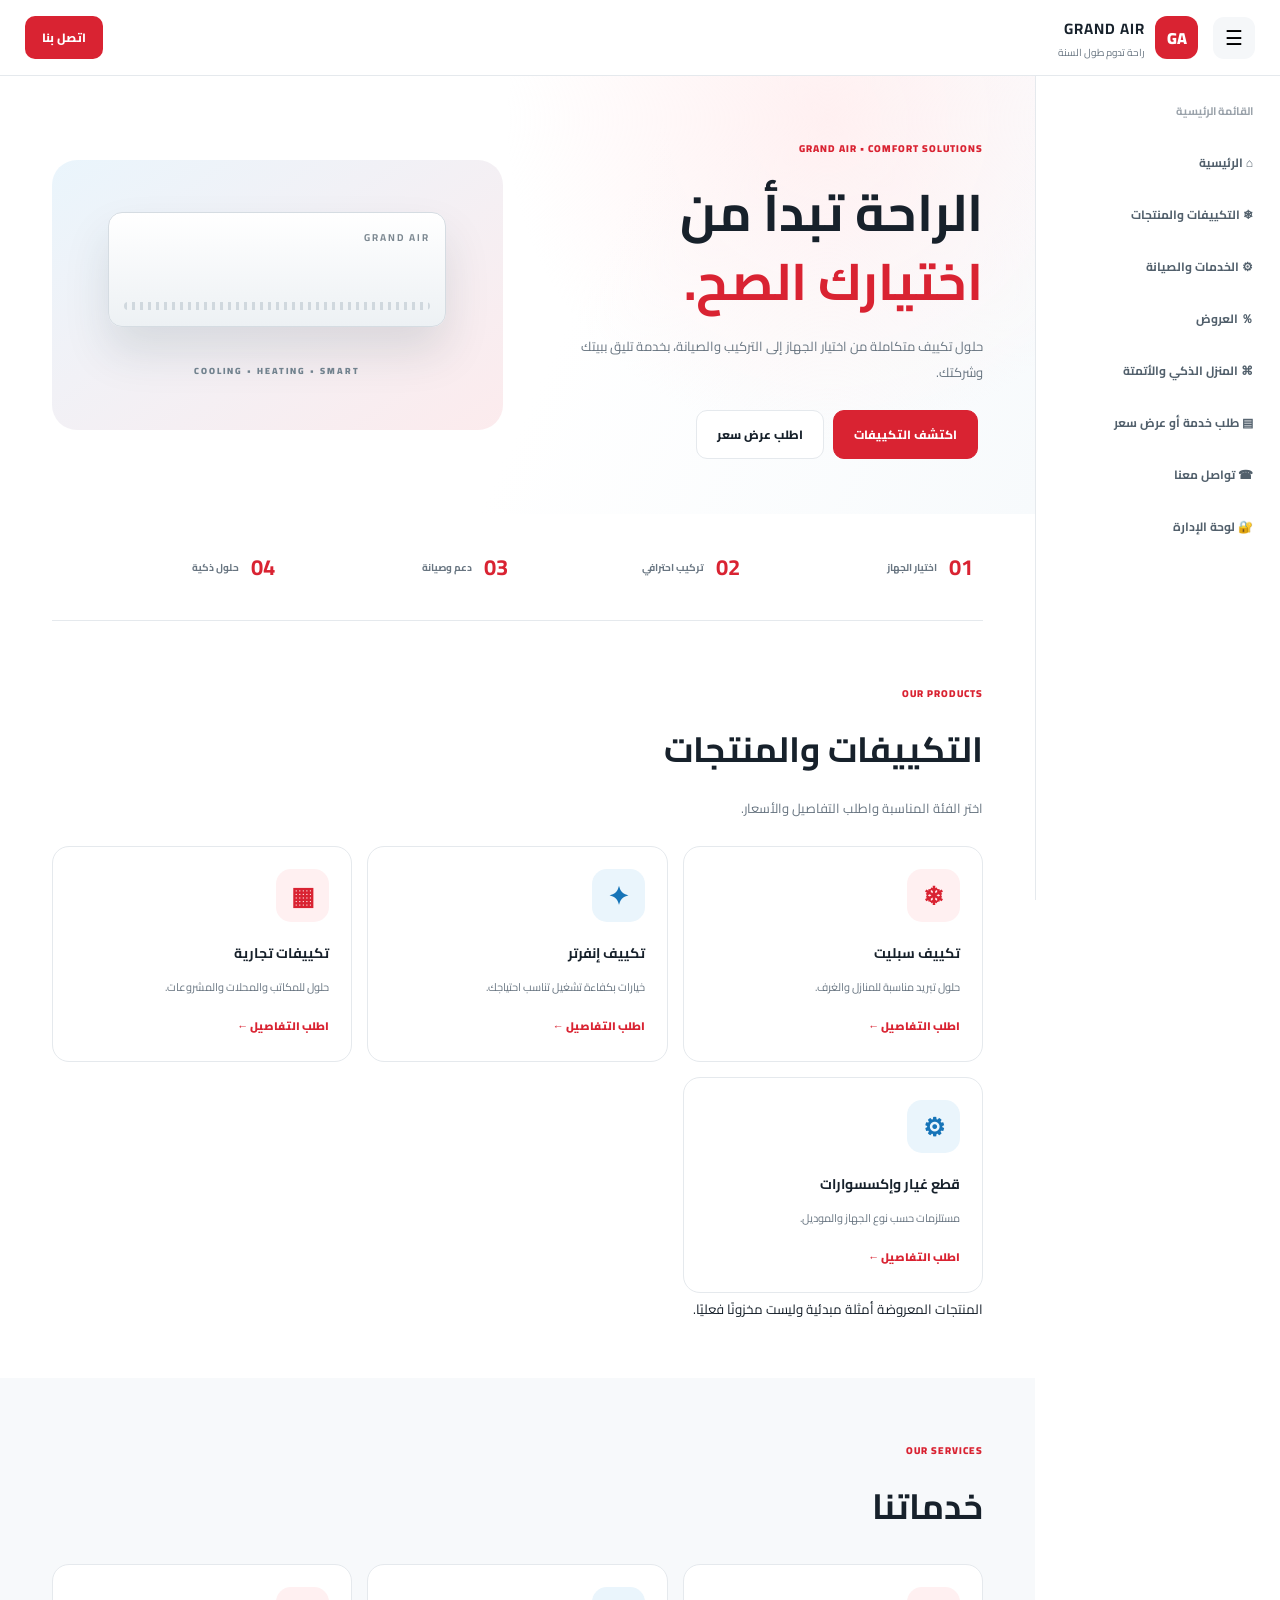
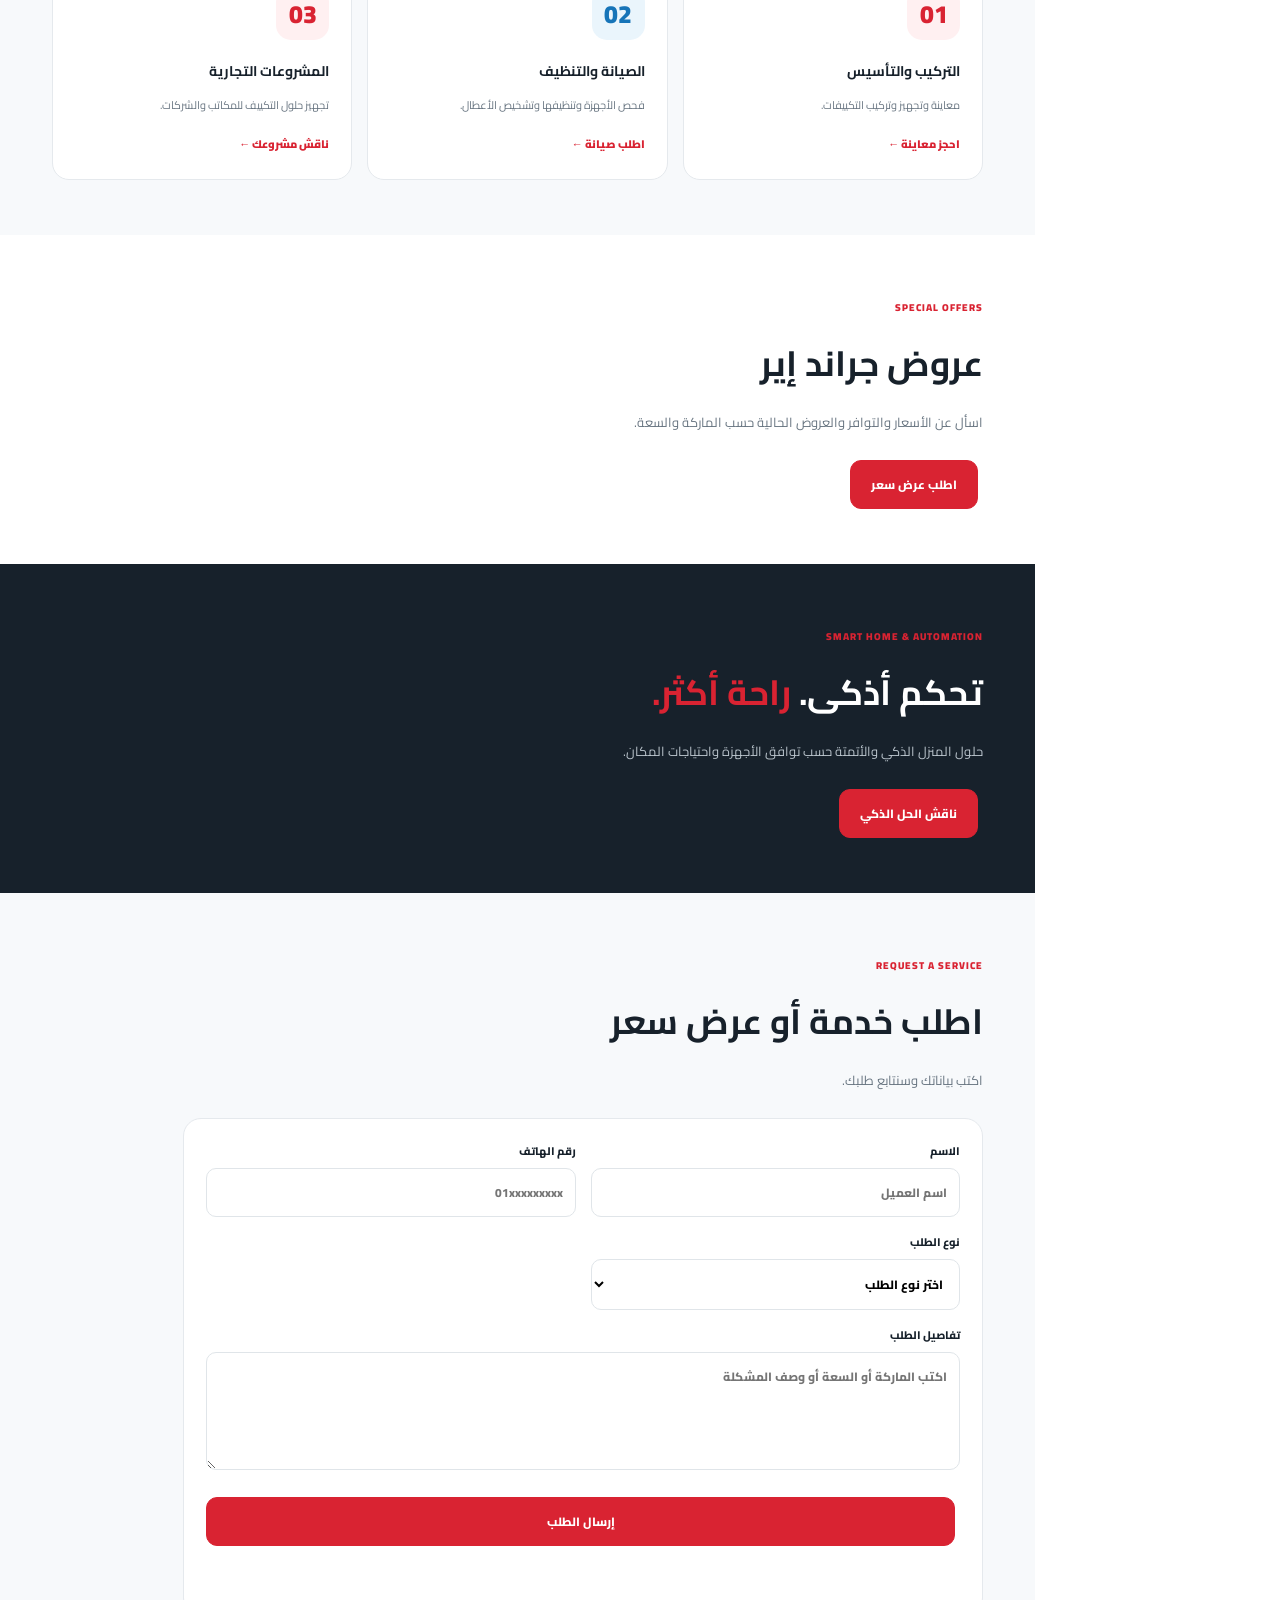
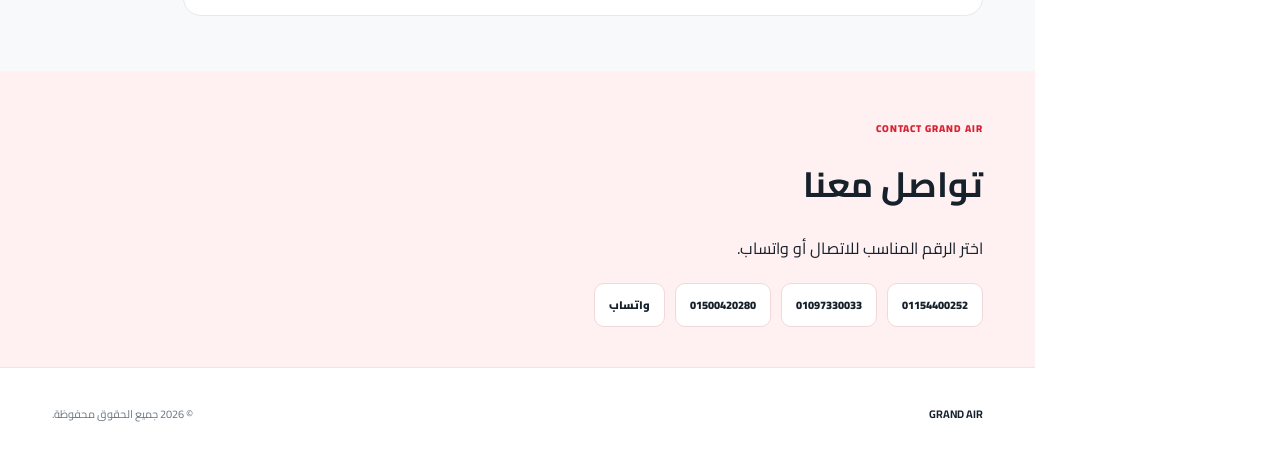
<file: index.html>
<!DOCTYPE html>
<html lang="ar" dir="rtl">
<head>
  <meta charset="UTF-8">
  <meta name="viewport" content="width=device-width, initial-scale=1">
  <meta name="theme-color" content="#d92332">
  <meta name="description" content="Grand Air - التكييفات والتركيب والصيانة والمنزل الذكي">
  <link rel="manifest" href="/manifest.json">
  <link rel="stylesheet" href="/styles.css">
  <title>Grand Air | جراند إير</title>
</head>
<body>

<header class="topbar">
  <button id="menuBtn" aria-label="القائمة">☰</button>
  <a href="#home" class="brand">
    <span class="logo">GA</span>
    <span><b>GRAND AIR</b><small>راحة تدوم طول السنة</small></span>
  </a>
  <a class="call" href="tel:01097330033">اتصل بنا</a>
</header>

<div class="layout">
<aside id="sidebar">
  <h4>القائمة الرئيسية</h4>
  <a href="#home">⌂ الرئيسية</a>
  <a href="#products">❄ التكييفات والمنتجات</a>
  <a href="#services">⚙ الخدمات والصيانة</a>
  <a href="#offers">％ العروض</a>
  <a href="#smart">⌘ المنزل الذكي والأتمتة</a>
  <a href="#request">▤ طلب خدمة أو عرض سعر</a>
  <a href="#contact">☎ تواصل معنا</a>
  <a href="/admin">🔐 لوحة الإدارة</a>
</aside>

<main id="home">
  <section class="hero">
    <div>
      <span class="eyebrow">GRAND AIR • COMFORT SOLUTIONS</span>
      <h1>الراحة تبدأ من<br><em>اختيارك الصح.</em></h1>
      <p>
        حلول تكييف متكاملة من اختيار الجهاز إلى التركيب
        والصيانة، بخدمة تليق ببيتك وشركتك.
      </p>
      <a class="btn primary" href="#products">اكتشف التكييفات</a>
      <a class="btn outline" href="#request">اطلب عرض سعر</a>
    </div>
    <div class="hero-art">
      <div class="air-unit">
        <b>GRAND AIR</b>
        <div class="vents"></div>
      </div>
      <span>COOLING • HEATING • SMART</span>
    </div>
  </section>

  <section class="stats">
    <div><b>01</b><span>اختيار الجهاز</span></div>
    <div><b>02</b><span>تركيب احترافي</span></div>
    <div><b>03</b><span>دعم وصيانة</span></div>
    <div><b>04</b><span>حلول ذكية</span></div>
  </section>

  <section id="products" class="section">
    <span class="eyebrow">OUR PRODUCTS</span>
    <h2>التكييفات والمنتجات</h2>
    <p>اختر الفئة المناسبة واطلب التفاصيل والأسعار.</p>

    <div class="grid">
      <article class="card">
        <div class="symbol">❄</div>
        <h3>تكييف سبليت</h3>
        <p>حلول تبريد مناسبة للمنازل والغرف.</p>
        <button class="productBtn" data-product="تكييف سبليت">اطلب التفاصيل ←</button>
      </article>

      <article class="card">
        <div class="symbol blue">✦</div>
        <h3>تكييف إنفرتر</h3>
        <p>خيارات بكفاءة تشغيل تناسب احتياجك.</p>
        <button class="productBtn" data-product="تكييف إنفرتر">اطلب التفاصيل ←</button>
      </article>

      <article class="card">
        <div class="symbol">▦</div>
        <h3>تكييفات تجارية</h3>
        <p>حلول للمكاتب والمحلات والمشروعات.</p>
        <button class="productBtn" data-product="تكييفات تجارية">اطلب التفاصيل ←</button>
      </article>

      <article class="card">
        <div class="symbol blue">⚙</div>
        <h3>قطع غيار وإكسسوارات</h3>
        <p>مستلزمات حسب نوع الجهاز والموديل.</p>
        <button class="productBtn" data-product="قطع غيار وإكسسوارات">اطلب التفاصيل ←</button>
      </article>
    </div>
    <small>المنتجات المعروضة أمثلة مبدئية وليست مخزونًا فعليًا.</small>
  </section>

  <section id="services" class="section tinted">
    <span class="eyebrow">OUR SERVICES</span>
    <h2>خدماتنا</h2>
    <div class="grid">
      <article class="card">
        <div class="symbol">01</div>
        <h3>التركيب والتأسيس</h3>
        <p>معاينة وتجهيز وتركيب التكييفات.</p>
        <a href="#request">احجز معاينة ←</a>
      </article>
      <article class="card">
        <div class="symbol blue">02</div>
        <h3>الصيانة والتنظيف</h3>
        <p>فحص الأجهزة وتنظيفها وتشخيص الأعطال.</p>
        <a href="#request">اطلب صيانة ←</a>
      </article>
      <article class="card">
        <div class="symbol">03</div>
        <h3>المشروعات التجارية</h3>
        <p>تجهيز حلول التكييف للمكاتب والشركات.</p>
        <a href="#request">ناقش مشروعك ←</a>
      </article>
    </div>
  </section>

  <section id="offers" class="section">
    <span class="eyebrow">SPECIAL OFFERS</span>
    <h2>عروض جراند إير</h2>
    <p>اسأل عن الأسعار والتوافر والعروض الحالية حسب الماركة والسعة.</p>
    <a class="btn primary" href="#request">اطلب عرض سعر</a>
  </section>

  <section id="smart" class="section smart">
    <span class="eyebrow">SMART HOME & AUTOMATION</span>
    <h2>تحكم أذكى. <em>راحة أكثر.</em></h2>
    <p>حلول المنزل الذكي والأتمتة حسب توافق الأجهزة واحتياجات المكان.</p>
    <a class="btn primary" href="#request">ناقش الحل الذكي</a>
  </section>

  <section id="request" class="section tinted">
    <span class="eyebrow">REQUEST A SERVICE</span>
    <h2>اطلب خدمة أو عرض سعر</h2>
    <p>اكتب بياناتك وسنتابع طلبك.</p>

    <form id="requestForm">
      <label>الاسم
        <input name="name" required maxlength="100" placeholder="اسم العميل">
      </label>

      <label>رقم الهاتف
        <input name="phone" required maxlength="30" inputmode="tel" placeholder="01xxxxxxxxx">
      </label>

      <label>نوع الطلب
        <select name="type" required>
          <option value="">اختر نوع الطلب</option>
          <option>شراء تكييف</option>
          <option>تركيب</option>
          <option>صيانة</option>
          <option>قطع غيار</option>
          <option>مشروع تجاري</option>
          <option>منزل ذكي وأتمتة</option>
        </select>
      </label>

      <label>تفاصيل الطلب
        <textarea name="details" rows="4" maxlength="1500"
          placeholder="اكتب الماركة أو السعة أو وصف المشكلة"></textarea>
      </label>

      <button class="btn primary" type="submit">إرسال الطلب</button>
      <p id="formMessage" role="status"></p>
    </form>
  </section>

  <section id="contact" class="contact">
    <span class="eyebrow">CONTACT GRAND AIR</span>
    <h2>تواصل معنا</h2>
    <p>اختر الرقم المناسب للاتصال أو واتساب.</p>
    <div class="contacts">
      <a href="tel:01154400252">01154400252</a>
      <a href="tel:01097330033">01097330033</a>
      <a href="tel:01500420280">01500420280</a>
      <a href="https://wa.me/201097330033" target="_blank" rel="noreferrer">واتساب</a>
    </div>
  </section>

  <footer>
    <b>GRAND AIR</b>
    <p>© <span id="year"></span> جميع الحقوق محفوظة.</p>
  </footer>
</main>
</div>

<script src="/app.js" defer></script>
</body>
</html>
</file>
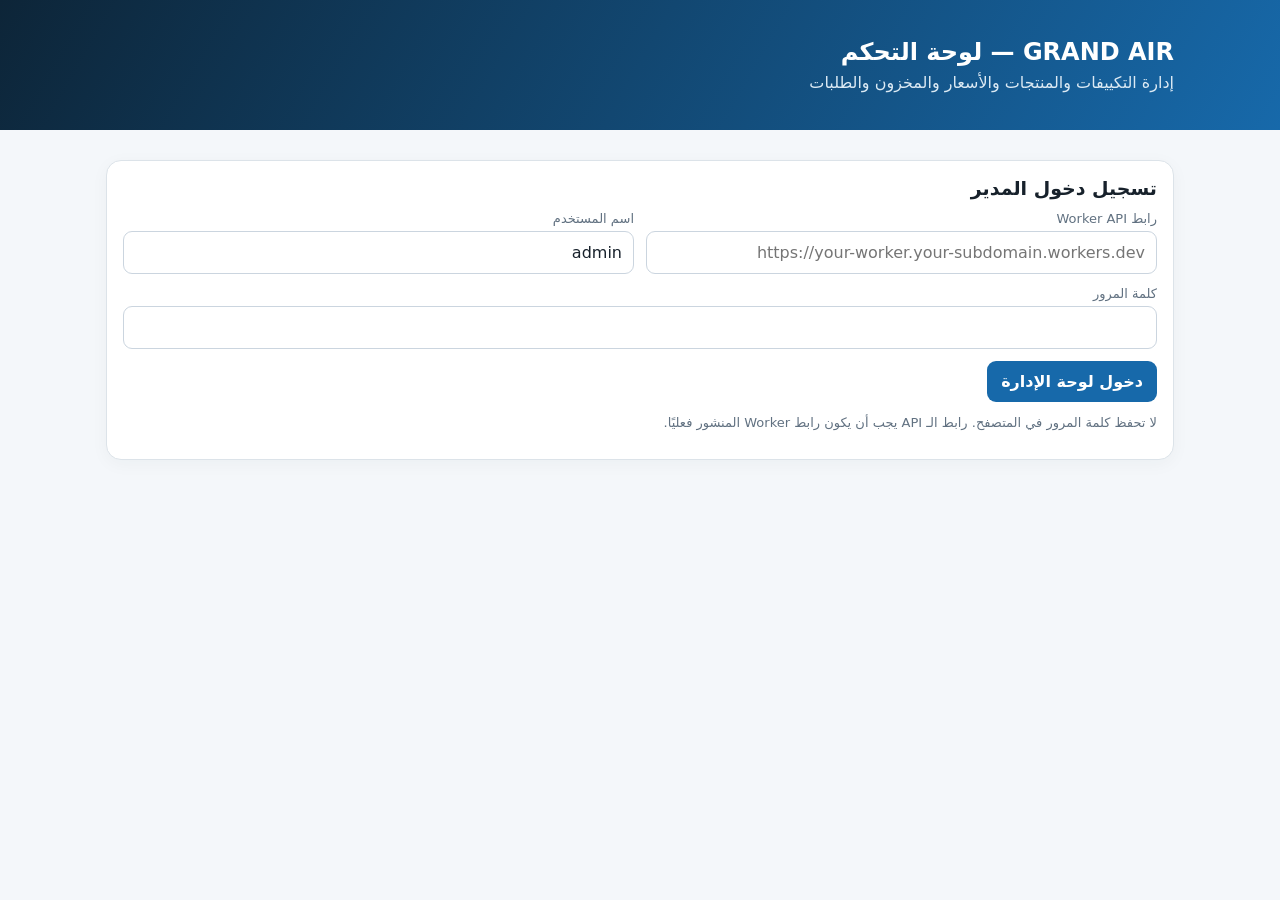
<file: admin.html>
<!doctype html>
<html lang="ar" dir="rtl">
<head>
<meta charset="utf-8">
<meta name="viewport" content="width=device-width, initial-scale=1">
<title>GRAND AIR | لوحة الإدارة</title>
<style>
:root{--red:#d62828;--blue:#1769aa;--ink:#17212b;--muted:#617181;--bg:#f4f7fa;--line:#dce3e9;--white:#fff}
*{box-sizing:border-box}body{margin:0;background:var(--bg);color:var(--ink);font-family:system-ui,-apple-system,"Segoe UI",Arial,sans-serif}
header{background:linear-gradient(120deg,#0d2538,#1769aa);color:white;padding:22px 16px}
.wrap{max-width:1100px;margin:auto;padding:16px}h1{margin:0;font-size:24px}header p{margin:7px 0 0;color:#dceaf4}
.card{background:var(--white);border:1px solid var(--line);border-radius:15px;padding:16px;margin:14px 0;box-shadow:0 4px 18px #142b3b0a}
h2{font-size:19px;margin:0 0 12px}.grid{display:grid;grid-template-columns:repeat(2,minmax(0,1fr));gap:12px}
label{display:block;font-size:13px;color:var(--muted);margin-bottom:5px}input,textarea,select{width:100%;padding:11px;border:1px solid #cbd5df;border-radius:9px;font:inherit;background:white;color:var(--ink)}
textarea{min-height:82px;resize:vertical}.wide{grid-column:1/-1}.actions{display:flex;gap:8px;flex-wrap:wrap;margin-top:12px}
button{border:0;border-radius:9px;padding:11px 14px;font:inherit;font-weight:700;cursor:pointer;background:var(--blue);color:white}
button.secondary{background:#e7eef4;color:#20364a}button.danger{background:#b42318}button:disabled{opacity:.55;cursor:wait}
.hidden{display:none!important}.msg{padding:10px;border-radius:9px;margin-top:10px;white-space:pre-wrap}.ok{background:#e6f7ed;color:#17653a}.err{background:#fff0ef;color:#9b1c13}
.toolbar{display:flex;gap:8px;flex-wrap:wrap;align-items:center;justify-content:space-between}.toolbar input{max-width:340px}
.products{display:grid;grid-template-columns:repeat(auto-fill,minmax(220px,1fr));gap:12px}
.product{border:1px solid var(--line);border-radius:12px;overflow:hidden;background:white}.product img{width:100%;height:155px;object-fit:contain;background:#f6f8fa}.product .body{padding:12px}.product h3{margin:0 0 5px;font-size:16px}.muted{color:var(--muted);font-size:13px}.price{font-size:18px;font-weight:800;color:var(--red);margin:8px 0}.pill{display:inline-block;border-radius:30px;background:#e7eef4;padding:4px 8px;font-size:12px}.pill.off{background:#fff0ef;color:#9b1c13}
@media(max-width:620px){.grid{grid-template-columns:1fr}.wrap{padding:10px}header{padding:18px 12px}.card{padding:12px}.toolbar{align-items:stretch}.toolbar input{max-width:none}}
</style>
</head>
<body>
<header><div class="wrap"><h1>GRAND AIR — لوحة التحكم</h1><p>إدارة التكييفات والمنتجات والأسعار والمخزون والطلبات</p></div></header>
<main class="wrap">
<section id="loginCard" class="card">
<h2>تسجيل دخول المدير</h2>
<div class="grid">
<div><label for="apiBase">رابط Worker API</label><input id="apiBase" placeholder="https://your-worker.your-subdomain.workers.dev"></div>
<div><label for="username">اسم المستخدم</label><input id="username" value="admin" autocomplete="username"></div>
<div class="wide"><label for="password">كلمة المرور</label><input id="password" type="password" autocomplete="current-password"></div>
</div>
<div class="actions"><button id="loginBtn">دخول لوحة الإدارة</button></div>
<div id="loginMsg" aria-live="polite"></div>
<p class="muted">لا تحفظ كلمة المرور في المتصفح. رابط الـ API يجب أن يكون رابط Worker المنشور فعليًا.</p>
</section>

<section id="dashboard" class="hidden">
<div class="card">
<div class="toolbar"><h2>إدارة التكييفات</h2><div class="actions" style="margin:0"><button id="newBtn">+ إضافة تكييف</button><button id="refreshBtn" class="secondary">تحديث القائمة</button><button id="logoutBtn" class="secondary">تسجيل خروج</button></div></div>
<div id="dashMsg" aria-live="polite"></div>
</div>
<section id="editor" class="card hidden">
<h2 id="editorTitle">إضافة تكييف جديد</h2>
<form id="productForm">
<input type="hidden" id="productId">
<div class="grid">
<div><label for="pName">اسم التكييف *</label><input id="pName" required maxlength="160" placeholder="مثال: تكييف 1.5 حصان بارد"></div>
<div><label for="pBrand">الماركة</label><input id="pBrand" maxlength="100" placeholder="Carrier / Midea / LG"></div>
<div><label for="pCategory">التصنيف</label><input id="pCategory" maxlength="100" placeholder="بارد فقط / بارد ساخن"></div>
<div><label for="pPrice">السعر بالجنيه المصري *</label><input id="pPrice" required type="number" min="0" step="0.01"></div>
<div><label for="pStock">المخزون *</label><input id="pStock" required type="number" min="0" step="1" value="0"></div>
<div><label for="pImage">رابط صورة HTTPS</label><input id="pImage" type="url" placeholder="https://..."></div>
<div class="wide"><label for="pDescription">المواصفات والوصف</label><textarea id="pDescription" maxlength="4000"></textarea></div>
<div><label for="pActive">حالة العرض</label><select id="pActive"><option value="1">ظاهر في المتجر</option><option value="0">مخفي من المتجر</option></select></div>
</div>
<div class="actions"><button type="submit" id="saveBtn">حفظ المنتج</button><button type="button" class="secondary" id="cancelBtn">إلغاء</button></div>
<div id="formMsg" aria-live="polite"></div>
</form>
</section>
<div class="card"><div class="toolbar"><h2>المنتجات المسجلة</h2><input id="search" placeholder="ابحث بالاسم أو الماركة..." aria-label="بحث المنتجات"></div><div id="products" class="products" style="margin-top:14px"></div></div>
<div class="card"><div class="toolbar"><h2>آخر الطلبات</h2><button id="ordersBtn" class="secondary">عرض الطلبات</button></div><div id="orders" class="muted">اضغط «عرض الطلبات» لتحميل الطلبات.</div></div>
</section>
</main>
<script>
(() => {
  const $ = (id) => document.getElementById(id);
  let api = "";
  let authToken = "";
  let products = [];
  const message = (id, text, type = "ok") => {
    const el = $(id); el.className = "msg " + type; el.textContent = text;
  };
  const clearMessage = (id) => { $(id).className = ""; $(id).textContent = ""; };
  const request = async (path, options = {}) => {
    const headers = { "content-type": "application/json", ...(options.headers || {}) };
    if (authToken) headers.authorization = "Bearer " + authToken;
    const response = await fetch(api + path, { ...options, headers });
    let data;
    try { data = await response.json(); } catch { throw new Error("الخادم رجع استجابة غير مفهومة"); }
    if (!response.ok || data.ok === false) {
      if (response.status === 401 && path !== "/api/admin/login") {
        authToken = ""; $("dashboard").classList.add("hidden"); $("loginCard").classList.remove("hidden");
      }
      throw new Error(data.error || ("HTTP " + response.status));
    }
    return data;
  };
  const esc = (v) => String(v ?? "").replace(/[&<>"']/g, c => ({"&":"&amp;","<":"&lt;",">":"&gt;",'"':"&quot;","'":"&#39;"}[c]));
  const fmt = (n) => new Intl.NumberFormat("ar-EG", {style:"currency",currency:"EGP",maximumFractionDigits:2}).format(Number(n || 0));
  async function login() {
    clearMessage("loginMsg");
    api = $("apiBase").value.trim().replace(/\/+$/, "");
    if (!/^https:\/\/[^/]+$/i.test(api)) return message("loginMsg","أدخل رابط Worker صحيح يبدأ بـ https://","err");
    $("loginBtn").disabled = true;
    try {
      const data = await request("/api/admin/login", { method:"POST", body:JSON.stringify({username:$("username").value.trim(),password:$("password").value}) });
      authToken = data.token;
      $("password").value = "";
      $("loginCard").classList.add("hidden"); $("dashboard").classList.remove("hidden");
      message("dashMsg","تم تسجيل الدخول. حمّل المنتجات وتأكد من حفظ كل تعديل.");
      await loadProducts();
    } catch(e) { message("loginMsg",e.message,"err"); }
    finally { $("loginBtn").disabled = false; }
  }
  function openEditor(p = null) {
    $("productForm").reset(); $("productId").value = p?.id || "";
    $("editorTitle").textContent = p ? "تعديل بيانات التكييف" : "إضافة تكييف جديد";
    $("pName").value = p?.name || ""; $("pBrand").value = p?.brand || "";
    $("pCategory").value = p?.category || ""; $("pPrice").value = p?.price ?? "";
    $("pStock").value = p?.stock ?? 0; $("pImage").value = p?.image_url || "";
    $("pDescription").value = p?.description || ""; $("pActive").value = String(p?.active ?? 1);
    clearMessage("formMsg"); $("editor").classList.remove("hidden"); $("editor").scrollIntoView({behavior:"smooth",block:"start"});
  }
  async function loadProducts() {
    clearMessage("dashMsg");
    try {
      const data = await request("/api/admin/products");
      products = data.products || []; renderProducts();
      message("dashMsg","تم تحميل "+products.length+" منتج من قاعدة البيانات.");
    } catch(e) { message("dashMsg",e.message,"err"); }
  }
  function renderProducts() {
    const query = $("search").value.trim().toLowerCase();
    const list = products.filter(p => (p.name+" "+p.brand+" "+p.category).toLowerCase().includes(query));
    $("products").innerHTML = list.length ? list.map(p => `
      <article class="product">
        <img src="${esc(p.image_url || "")}" alt="${esc(p.name)}" loading="lazy" onerror="this.style.display='none'">
        <div class="body">
          <h3>${esc(p.name)}</h3><div class="muted">${esc(p.brand || "بدون ماركة")} · ${esc(p.category || "بدون تصنيف")}</div>
          <div class="price">${fmt(p.price)}</div>
          <div class="muted">المخزون: ${Number(p.stock)} قطعة</div>
          <p><span class="pill ${p.active ? "" : "off"}">${p.active ? "ظاهر في المتجر" : "مخفي"}</span></p>
          <div class="actions"><button data-edit="${Number(p.id)}">تعديل</button>
          ${p.active ? `<button class="danger" data-hide="${Number(p.id)}">إخفاء</button>` : `<button data-show="${Number(p.id)}">إظهار</button>`}</div>
        </div>
      </article>`).join("") : '<p class="muted">لا توجد منتجات مطابقة.</p>';
    $("products").querySelectorAll("[data-edit]").forEach(b => b.onclick = () => openEditor(products.find(p => p.id === Number(b.dataset.edit))));
    $("products").querySelectorAll("[data-hide]").forEach(b => b.onclick = () => setVisibility(Number(b.dataset.hide), false));
    $("products").querySelectorAll("[data-show]").forEach(b => b.onclick = () => setVisibility(Number(b.dataset.show), true));
  }
  async function saveProduct(event) {
    event.preventDefault(); clearMessage("formMsg");
    const id = $("productId").value;
    const body = {
      name:$("pName").value.trim(), brand:$("pBrand").value.trim(), category:$("pCategory").value.trim(),
      price:Number($("pPrice").value), stock:Number($("pStock").value), image_url:$("pImage").value.trim(),
      description:$("pDescription").value.trim(), active:$("pActive").value === "1"
    };
    if (!body.name || !Number.isFinite(body.price) || body.price < 0 || !Number.isSafeInteger(body.stock) || body.stock < 0) {
      return message("formMsg","راجع الاسم والسعر والمخزون؛ المخزون لازم يكون عددًا صحيحًا غير سالب.","err");
    }
    $("saveBtn").disabled = true;
    try {
      await request(id ? "/api/admin/products/"+id : "/api/admin/products", {method:id?"PATCH":"POST",body:JSON.stringify(body)});
      message("formMsg", id ? "تم حفظ تعديلات المنتج." : "تمت إضافة المنتج بنجاح.");
      await loadProducts();
      setTimeout(() => $("editor").classList.add("hidden"), 450);
    } catch(e) { message("formMsg","لم يتم الحفظ: "+e.message,"err"); }
    finally { $("saveBtn").disabled = false; }
  }
  async function setVisibility(id, visible) {
    const p = products.find(x => x.id === id); if (!p) return;
    try {
      await request("/api/admin/products/"+id, {method:"PATCH",body:JSON.stringify({...p,active:visible})});
      await loadProducts();
    } catch(e) { message("dashMsg",e.message,"err"); }
  }
  async function loadOrders() {
    $("orders").textContent = "جاري تحميل الطلبات...";
    try {
      const data = await request("/api/admin/orders");
      if (!data.orders.length) { $("orders").textContent = "لا توجد طلبات حتى الآن."; return; }
      $("orders").innerHTML = `<div style="overflow:auto"><table style="border-collapse:collapse;width:100%;min-width:680px"><thead><tr><th>رقم الطلب</th><th>العميل</th><th>الهاتف</th><th>الإجمالي</th><th>الحالة</th><th>تحديث الحالة</th></tr></thead><tbody>${
        data.orders.map(o=>`<tr><td>${esc(o.order_number)}</td><td>${esc(o.customer_name)}</td><td>${esc(o.phone)}</td><td>${fmt(o.total)}</td><td>${esc(o.status)}</td><td><select data-order="${Number(o.id)}"><option value="new">جديد</option><option value="confirmed">مؤكد</option><option value="preparing">قيد التجهيز</option><option value="shipped">تم الشحن</option><option value="completed">مكتمل</option><option value="cancelled">ملغي</option></select><button data-status="${Number(o.id)}">حفظ</button></td></tr>`).join("")
      }</tbody></table></div>`;
      data.orders.forEach(o => {const s=$("orders").querySelector(`[data-order="${o.id}"]`); if(s) s.value=o.status;});
      $("orders").querySelectorAll("[data-status]").forEach(b => b.onclick = async () => {
        const id=Number(b.dataset.status), select=$("orders").querySelector(`[data-order="${id}"]`);
        b.disabled=true;
        try { await request("/api/admin/orders/"+id,{method:"PATCH",body:JSON.stringify({status:select.value})}); await loadOrders(); }
        catch(e){$("orders").textContent="تعذر تحديث الطلب: "+e.message;}
        finally{b.disabled=false;}
      });
    } catch(e) { $("orders").textContent="تعذر تحميل الطلبات: "+e.message; }
  }
  $("loginBtn").addEventListener("click",login);
  $("password").addEventListener("keydown",e=>{if(e.key==="Enter")login();});
  $("newBtn").addEventListener("click",()=>openEditor());
  $("refreshBtn").addEventListener("click",loadProducts);
  $("cancelBtn").addEventListener("click",()=>$("editor").classList.add("hidden"));
  $("productForm").addEventListener("submit",saveProduct);
  $("search").addEventListener("input",renderProducts);
  $("ordersBtn").addEventListener("click",loadOrders);
  $("logoutBtn").addEventListener("click",async()=>{
    try{await request("/api/admin/logout",{method:"POST",body:"{}"});}catch{}
    authToken="";products=[];$("dashboard").classList.add("hidden");$("loginCard").classList.remove("hidden");$("orders").textContent="اضغط «عرض الطلبات» لتحميل الطلبات.";
  });
})();
</script>
</body>
</html>
</file>
<file: styles.css>
@import url('https://fonts.googleapis.com/css2?family=Cairo:wght@400;500;600;700;800;900&display=swap');

:root {
  --red: #d92332;
  --red-dark: #ad1726;
  --blue: #1674b8;
  --ink: #17212b;
  --muted: #687581;
  --line: #e5e9ed;
  --soft: #f5f7f9;
}

* {
  box-sizing: border-box;
}

html {
  scroll-behavior: smooth;
  scroll-padding-top: 85px;
}

body {
  margin: 0;
  background: #fff;
  color: var(--ink);
  font-family: 'Cairo', Tahoma, Arial, sans-serif;
}

a {
  color: inherit;
  text-decoration: none;
}

button, input, select, textarea {
  font: inherit;
}

.topbar {
  height: 76px;
  display: flex;
  align-items: center;
  gap: 15px;
  padding: 0 25px;
  background: #fff;
  border-bottom: 1px solid var(--line);
  position: sticky;
  top: 0;
  z-index: 20;
}

#menuBtn {
  border: 0;
  background: var(--soft);
  width: 42px;
  height: 42px;
  border-radius: 11px;
  font-size: 20px;
  cursor: pointer;
}

.brand {
  display: flex;
  align-items: center;
  gap: 10px;
}

.logo {
  display: grid;
  place-items: center;
  width: 43px;
  height: 43px;
  border-radius: 12px;
  background: var(--red);
  color: white;
  font-weight: 900;
}

.brand b, .brand small {
  display: block;
}

.brand b {
  font-size: 15px;
  letter-spacing: 1px;
}

.brand small {
  color: var(--muted);
  font-size: 10px;
}

.call {
  margin-right: auto;
  padding: 10px 17px;
  background: var(--red);
  color: white;
  border-radius: 10px;
  font-size: 12px;
  font-weight: 800;
}

.layout {
  display: grid;
  grid-template-columns: 245px minmax(0, 1fr);
}

#sidebar {
  padding: 25px 15px;
  background: white;
  border-left: 1px solid var(--line);
  min-height: calc(100vh - 76px);
  position: sticky;
  top: 76px;
  height: calc(100vh - 76px);
  overflow-y: auto;
}

#sidebar h4 {
  color: #9aa2aa;
  font-size: 11px;
  margin: 0 12px 18px;
}

#sidebar > a {
  display: block;
  padding: 12px;
  margin: 5px 0;
  border-radius: 10px;
  color: #52606c;
  font-size: 12px;
  font-weight: 700;
}

#sidebar > a:hover {
  background: #fff0f1;
  color: var(--red);
}

main {
  min-width: 0;
}

.hero {
  display: grid;
  grid-template-columns: 1fr 1fr;
  align-items: center;
  gap: 30px;
  padding: 55px 5%;
  background:
    radial-gradient(circle at 80% 10%, #fff0f1, transparent 35%),
    linear-gradient(115deg, #fff 55%, #f7fafc);
}

.eyebrow {
  color: var(--red);
  font-size: 10px;
  font-weight: 900;
  letter-spacing: 1px;
}

h1 {
  font-size: clamp(34px, 4vw, 58px);
  line-height: 1.35;
  margin: 17px 0;
}

h1 em, .smart em {
  color: var(--red);
  font-style: normal;
}

.hero p, .section > p {
  color: var(--muted);
  font-size: 13px;
  line-height: 2;
}

.btn {
  display: inline-flex;
  justify-content: center;
  align-items: center;
  margin: 12px 5px 0 0;
  padding: 12px 20px;
  border-radius: 11px;
  font-size: 12px;
  font-weight: 800;
  cursor: pointer;
}

.primary {
  background: var(--red);
  color: #fff;
  border: 1px solid var(--red);
}

.primary:hover, .call:hover {
  background: var(--red-dark);
}

.outline {
  border: 1px solid var(--line);
  background: white;
}

.hero-art {
  min-height: 270px;
  border-radius: 25px;
  background: linear-gradient(145deg, #eaf5fc, #fcebed);
  display: flex;
  align-items: center;
  justify-content: center;
  flex-direction: column;
  gap: 35px;
  overflow: hidden;
}

.air-unit {
  width: 75%;
  height: 115px;
  padding: 15px;
  border: 1px solid #d5dce2;
  border-radius: 14px;
  background: linear-gradient(#fff, #edf1f4);
  box-shadow: 0 25px 45px #213c4a20;
  font-size: 10px;
  letter-spacing: 2px;
  color: #7b8790;
}

.vents {
  height: 8px;
  margin-top: 55px;
  border-radius: 5px;
  background: repeating-linear-gradient(
    90deg, #d0d8de 0 3px, transparent 3px 8px
  );
}

.hero-art > span {
  font-size: 9px;
  letter-spacing: 2px;
  font-weight: 900;
  color: #71828e;
}

.stats {
  display: grid;
  grid-template-columns: repeat(4, 1fr);
  margin: 0 5%;
  padding: 22px 0;
  border-bottom: 1px solid var(--line);
}

.stats div {
  display: flex;
  align-items: center;
  gap: 12px;
  padding: 10px;
}

.stats b {
  color: var(--red);
  font-size: 22px;
}

.stats span {
  color: var(--muted);
  font-size: 10px;
  font-weight: 700;
}

.section {
  padding: 55px 5%;
}

.section h2, .contact h2 {
  font-size: clamp(25px, 3vw, 35px);
  margin: 10px 0;
}

.grid {
  display: grid;
  grid-template-columns: repeat(3, minmax(0, 1fr));
  gap: 15px;
  margin-top: 25px;
}

.card {
  padding: 22px;
  border: 1px solid var(--line);
  border-radius: 17px;
  background: #fff;
  transition: .2s;
}

.card:hover {
  transform: translateY(-4px);
  box-shadow: 0 15px 35px #182a3910;
}

.symbol {
  display: grid;
  place-items: center;
  width: 53px;
  height: 53px;
  margin-bottom: 18px;
  border-radius: 15px;
  background: #fff0f1;
  color: var(--red);
  font-size: 25px;
  font-weight: 900;
}

.symbol.blue {
  background: #eaf5fc;
  color: var(--blue);
}

.card h3 {
  font-size: 14px;
  margin: 0 0 8px;
}

.card p {
  color: var(--muted);
  font-size: 11px;
  line-height: 1.9;
}

.card a, .productBtn {
  color: var(--red);
  font-size: 11px;
  font-weight: 900;
}

.productBtn {
  border: 0;
  background: none;
  padding: 0;
  cursor: pointer;
}

.tinted {
  background: #f7f9fb;
}

.smart {
  background: var(--ink);
  color: #fff;
}

.smart p {
  max-width: 550px;
  color: #bac4cc;
  font-size: 13px;
  line-height: 2;
}

form {
  display: grid;
  grid-template-columns: 1fr 1fr;
  gap: 15px;
  max-width: 800px;
  margin-top: 25px;
  padding: 22px;
  border: 1px solid var(--line);
  border-radius: 18px;
  background: #fff;
}

form label {
  display: flex;
  flex-direction: column;
  gap: 7px;
  font-size: 11px;
  font-weight: 800;
}

input, select, textarea {
  width: 100%;
  min-width: 0;
  padding: 12px;
  border: 1px solid #e0e5e9;
  border-radius: 10px;
  background: white;
  outline: none;
  font-size: 12px;
}

input:focus, select:focus, textarea:focus {
  border-color: var(--blue);
  box-shadow: 0 0 0 3px #1674b815;
}

form label:nth-child(4),
form button,
#formMessage {
  grid-column: 1 / -1;
}

.contact {
  padding: 40px 5%;
  background: #fff0f1;
}

.contacts {
  display: flex;
  flex-wrap: wrap;
  gap: 10px;
  margin-top: 20px;
}

.contacts a {
  padding: 11px 14px;
  border: 1px solid #f2d8da;
  border-radius: 10px;
  background: #fff;
  font-size: 11px;
  font-weight: 900;
}

footer {
  display: flex;
  justify-content: space-between;
  align-items: center;
  gap: 15px;
  padding: 25px 5%;
  border-top: 1px solid var(--line);
  font-size: 11px;
}

footer p {
  color: var(--muted);
}

@media (max-width: 900px) {
  .layout {
    grid-template-columns: 200px minmax(0, 1fr);
  }

  .grid {
    grid-template-columns: repeat(2, minmax(0, 1fr));
  }
}

@media (max-width: 650px) {
  .topbar {
    height: 66px;
    padding: 0 12px;
    gap: 10px;
  }

  .brand b {
    font-size: 12px;
  }

  .brand small {
    font-size: 9px;
  }

  .logo {
    width: 38px;
    height: 38px;
  }

  .call {
    padding: 9px 11px;
    font-size: 10px;
  }

  .layout {
    display: block;
  }

  #sidebar {
    position: fixed;
    z-index: 30;
    top: 66px;
    right: 0;
    bottom: 0;
    width: 270px;
    height: auto;
    min-height: 0;
    box-shadow: -15px 0 35px #14253620;
    transform: translateX(110%);
    transition: transform .25s;
  }

  #sidebar.open {
    transform: translateX(0);
  }

  .hero {
    grid-template-columns: 1fr;
    padding: 35px 22px;
  }

  h1 {
    font-size: 39px;
  }

  .hero-art {
    min-height: 220px;
  }

  .stats {
    grid-template-columns: repeat(2, 1fr);
    margin: 0 22px;
  }

  .section {
    padding: 42px 22px;
  }

  .grid {
    grid-template-columns: repeat(2, minmax(0, 1fr));
    gap: 10px;
  }

  .card {
    padding: 15px;
  }

  form {
    grid-template-columns: 1fr;
    padding: 16px;
  }

  form label:nth-child(4),
  form button,
  #formMessage {
    grid-column: 1;
  }

  footer {
    flex-wrap: wrap;
  }
}

@media (max-width: 370px) {
  .grid {
    grid-template-columns: 1fr;
  }

  h1 {
    font-size: 33px;
  }
}
</file>
